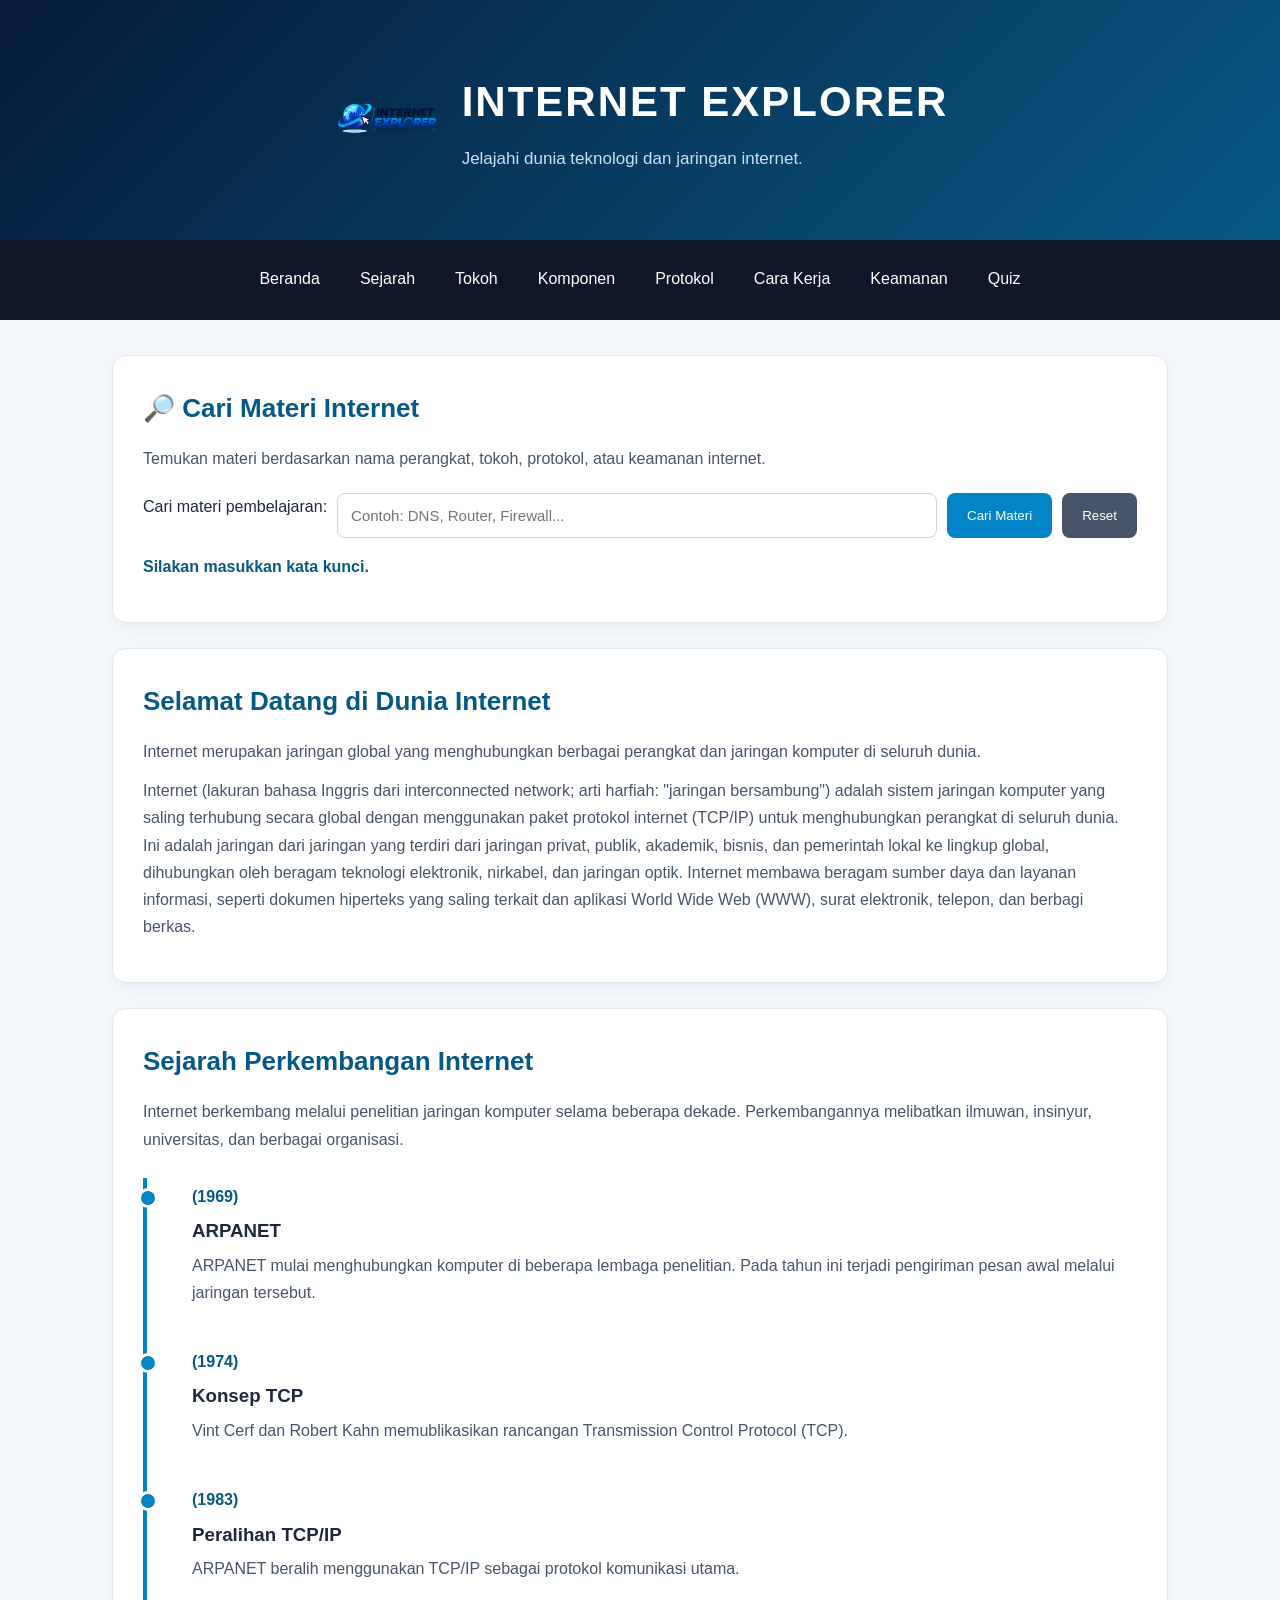
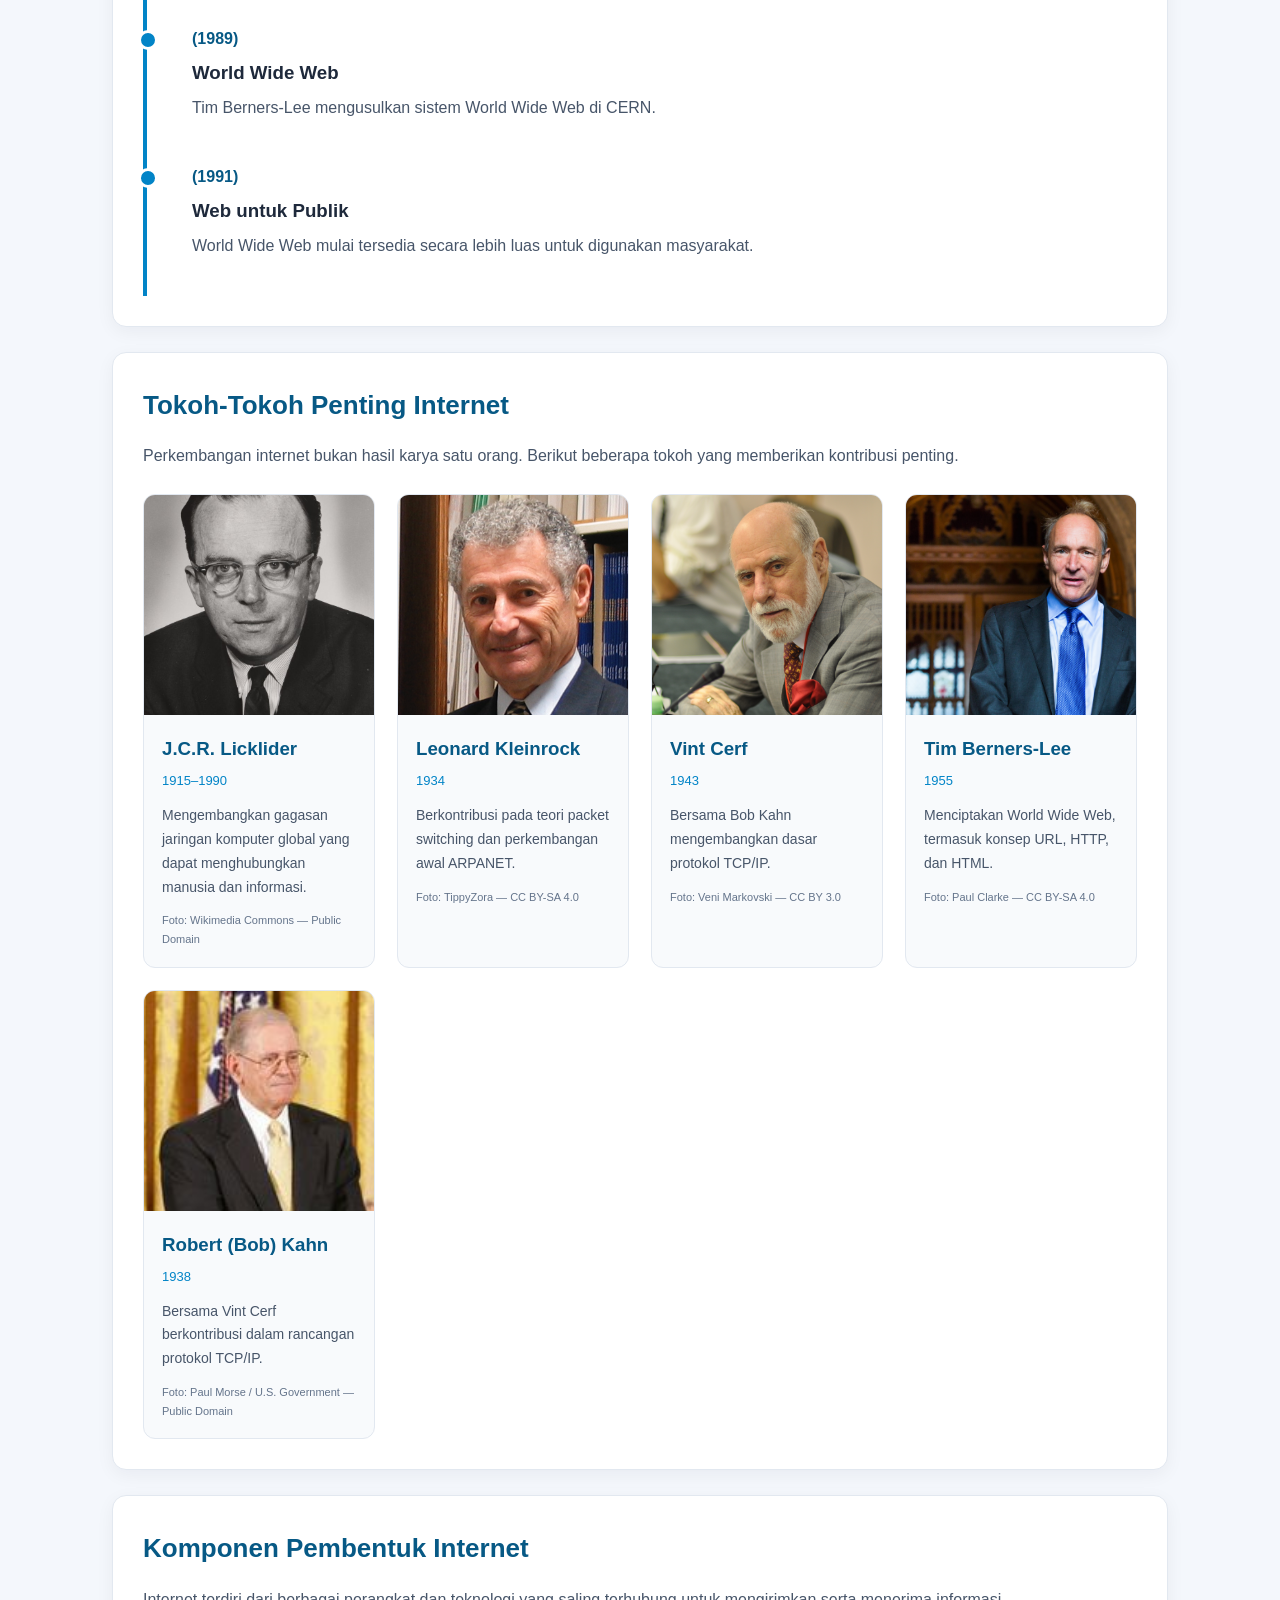
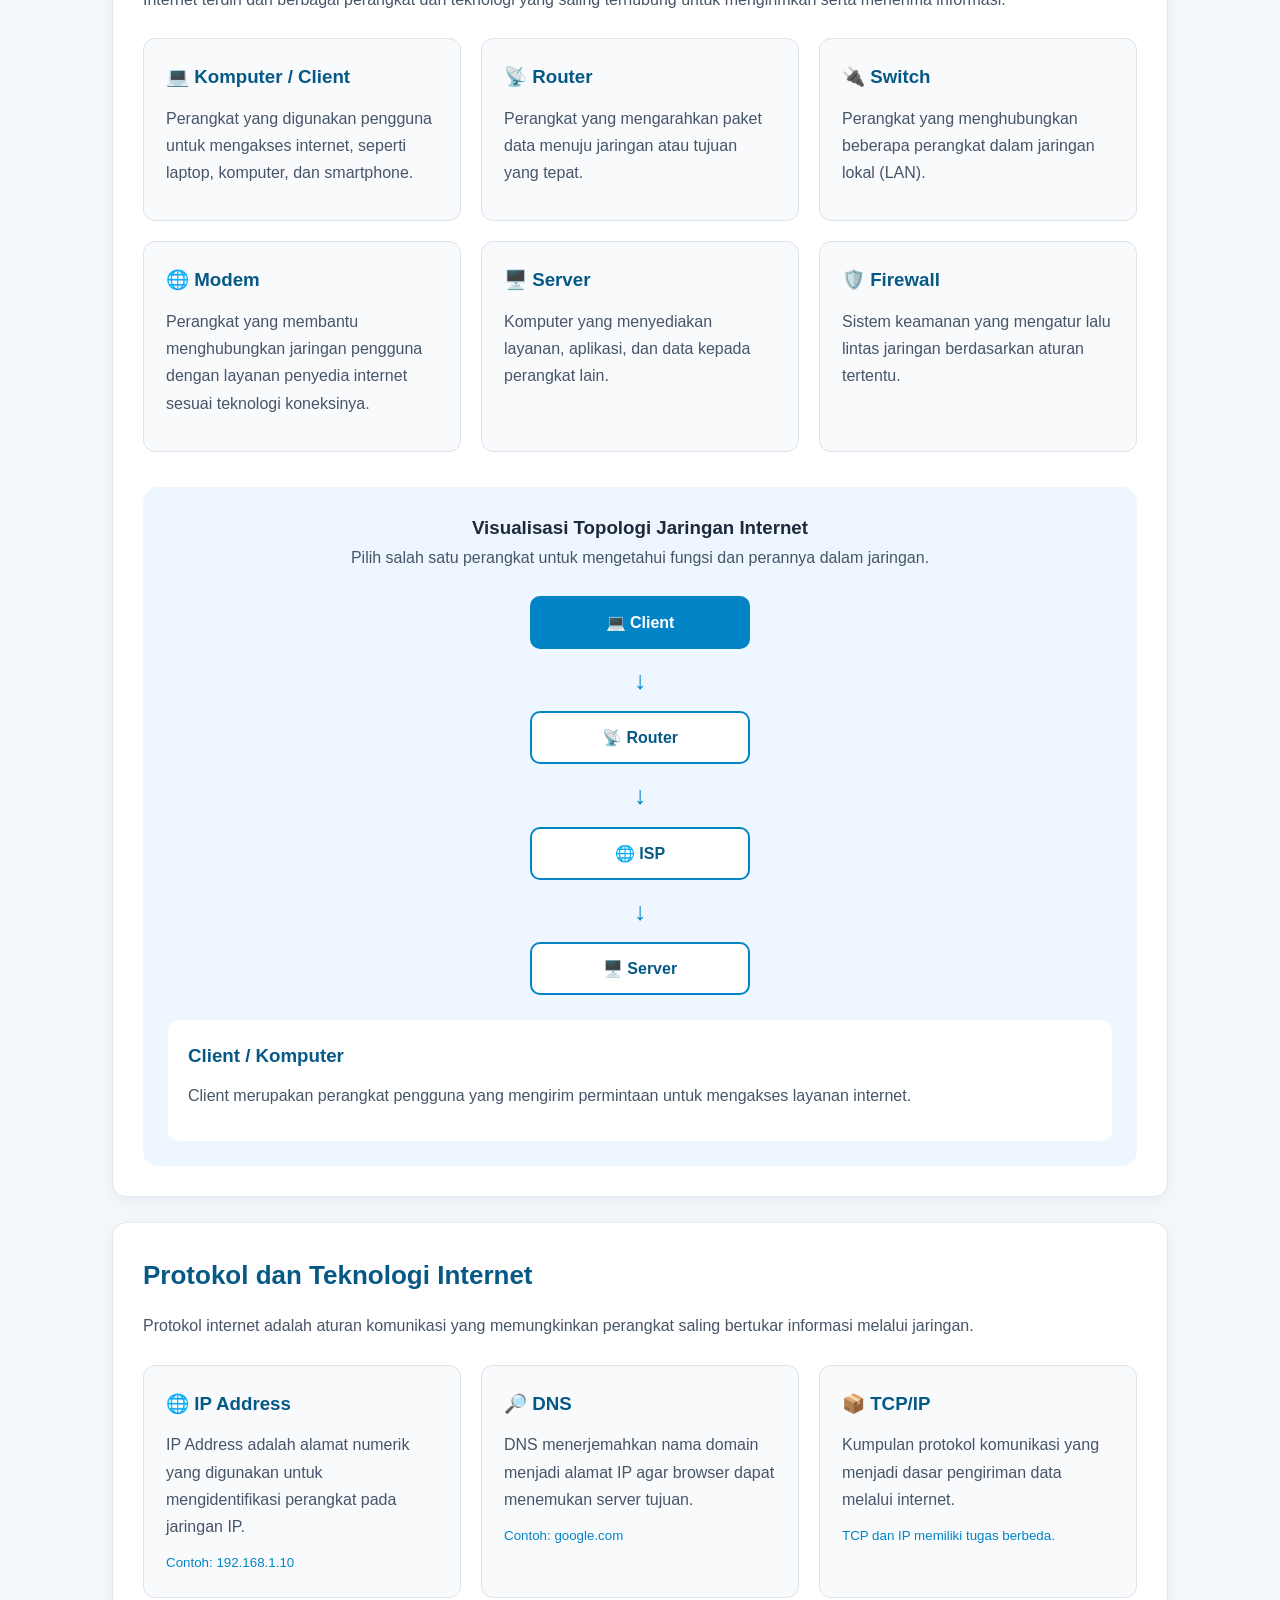
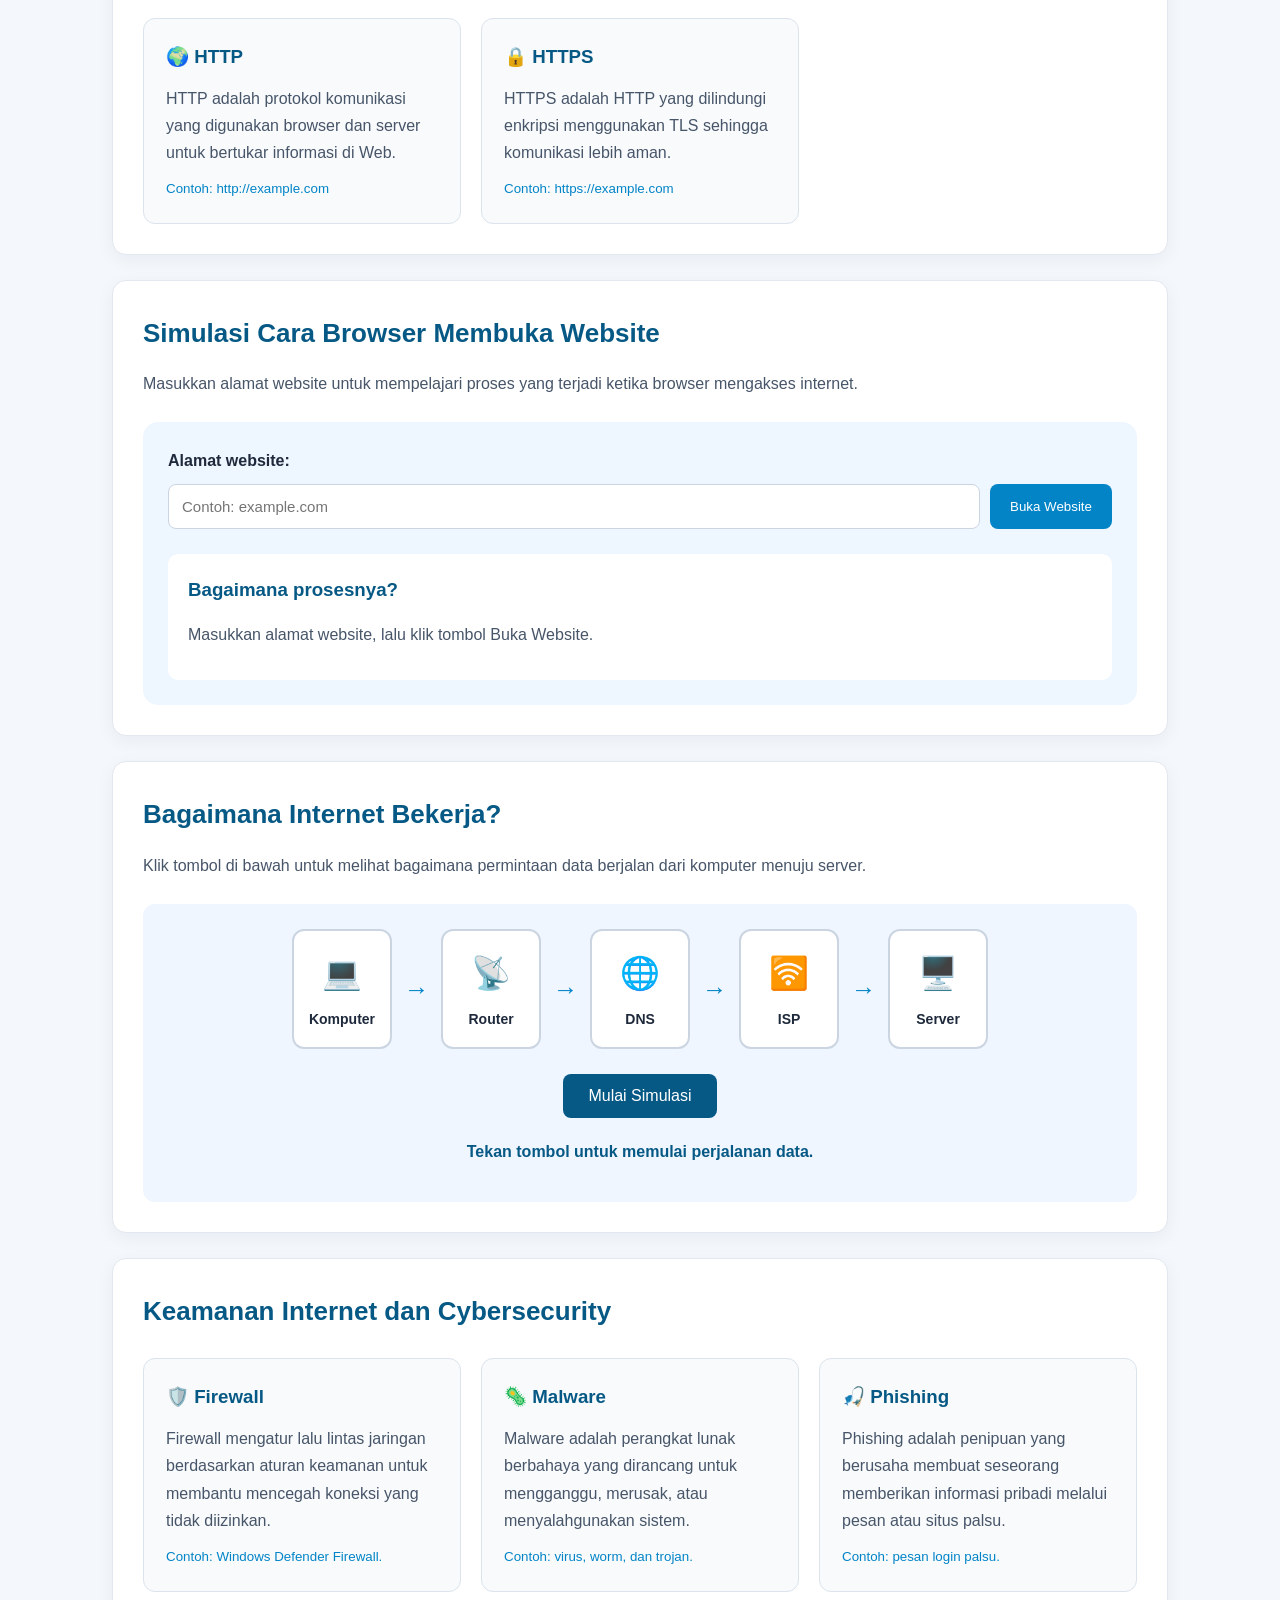
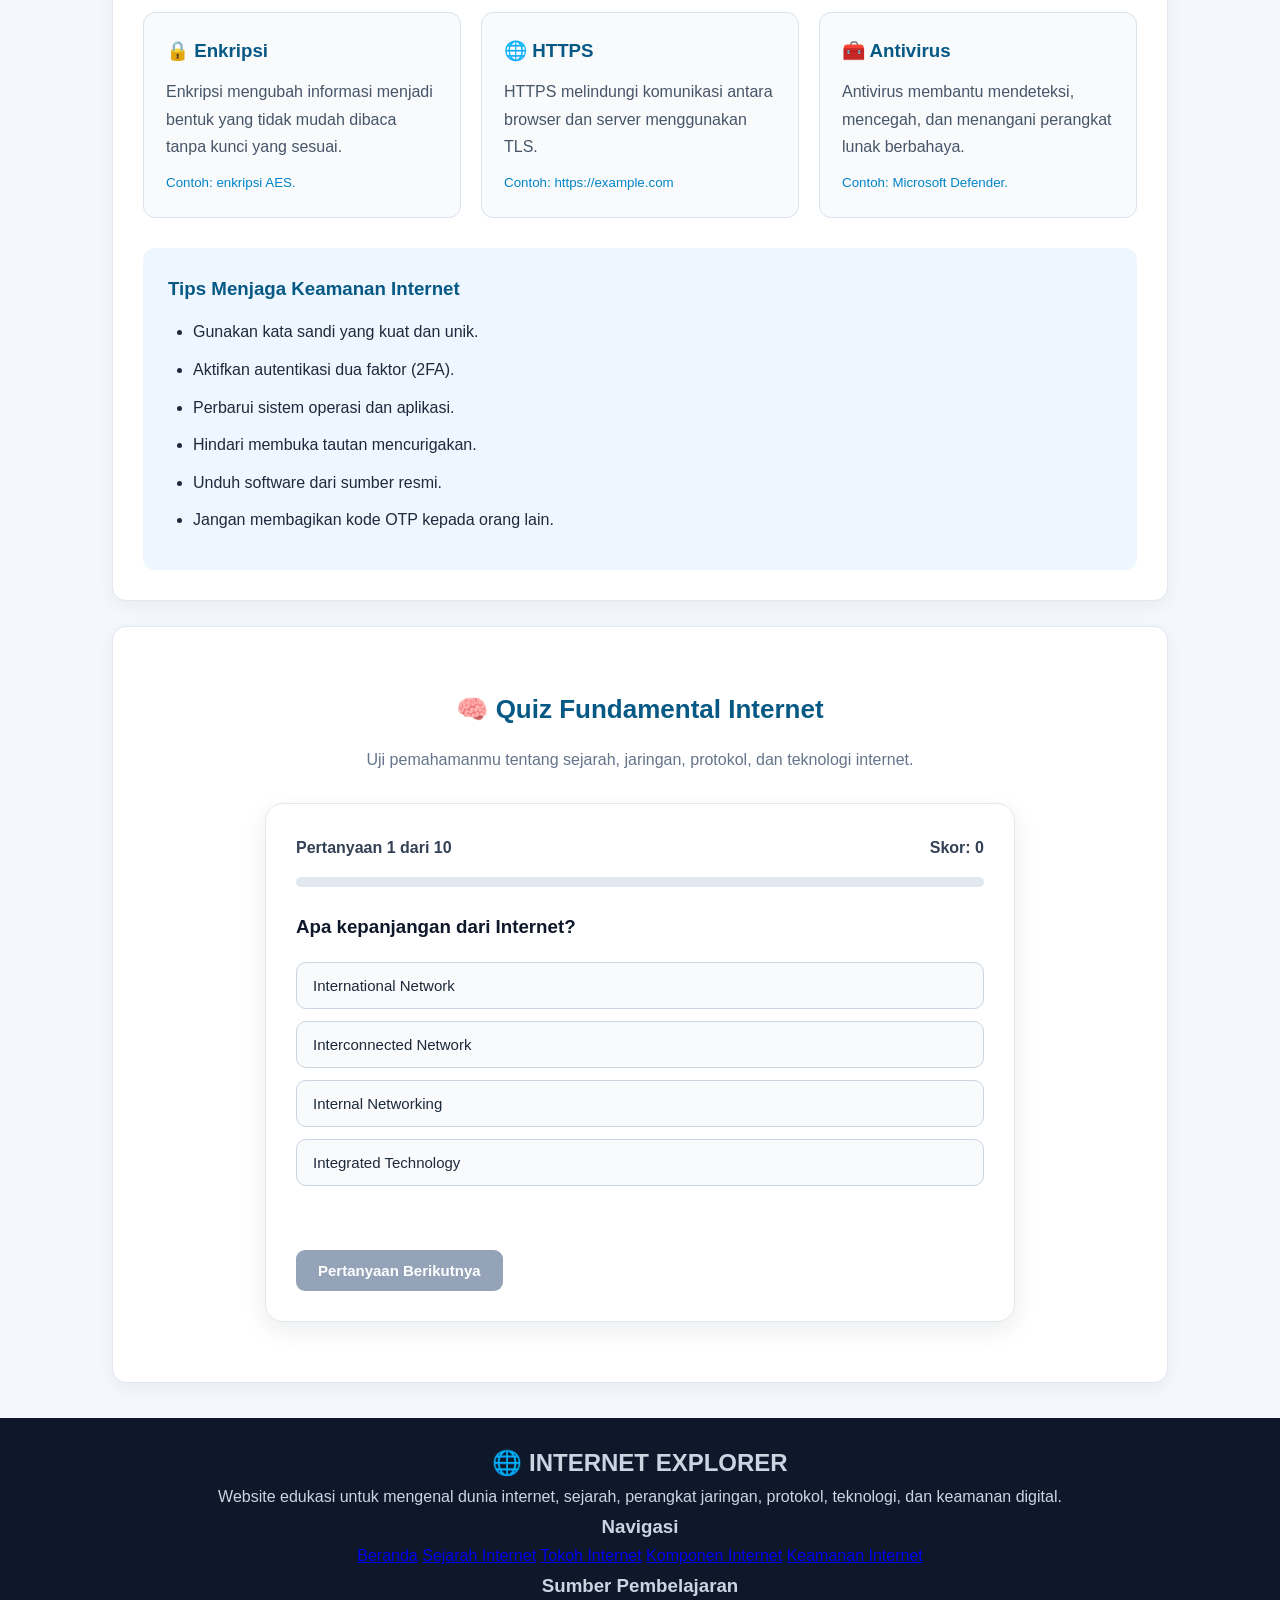
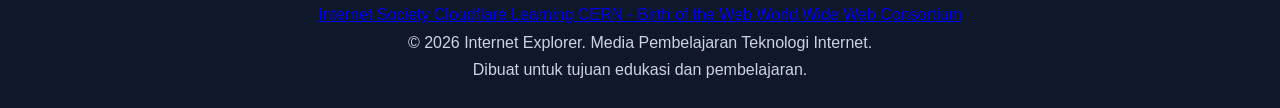
<file: index.html>
<!DOCTYPE html>
<html lang="id">

<head>
    <meta charset="UTF-8">
    <meta name="viewport" content="width=device-width, initial-scale=1.0">

    <!-- Google Search Console -->
    <meta name="google-site-verification"
    content="XWLoJxNkoaQBDhSgtcjkoI0xU3aWRo1C-rMS_1YdP0w">

    <!-- SEO Dasar -->
    <title>Internet Explorer | Belajar Sejarah dan Teknologi Internet</title>

    <meta name="description" content="Jelajahi sejarah internet, tokoh penting, teknologi jaringan, protokol, cara kerja internet, dan keamanan digital melalui pembelajaran interaktif.">

    <meta name="author" content="INTERNET EXPLORER">

    <!-- Open Graph: Tampilan saat link dibagikan -->
    <meta property="og:type" content="website">

    <meta property="og:title" content="INTERNET EXPLORER | Mengenal Dunia Internet">

    <meta property="og:description" content="Jelajahi sejarah internet, tokoh penting, teknologi jaringan, dan cara kerja internet melalui pembelajaran interaktif.">

    <meta property="og:url" content="https://muhammadfuadin385-kelvin.github.io/internet-explorer/">

    <meta property="og:site_name" content="INTERNET EXPLORER">

    <meta name="robots" content="index, follow">

    <link rel="canonical" href="https://muhammadfuadin385-kelvin.github.io/internet-explorer/">

    <!-- Twitter Card -->
    <meta name="twitter:card" content="summary">
    <meta name="twitter:title" content="INTERNET EXPLORER">
    <meta name="twitter:description" content="Belajar sejarah, teknologi, dan cara kerja internet secara interaktif.">

    <!-- Favicon -->
    <link rel="icon" type="image/svg+xml" href="favicon.svg">

    <!-- CSS -->
    <link rel="stylesheet" href="css/style.css">
</head>

<body>

    <!-- HEADER: Bagian atas website -->
    <header>
        <div class="header-brand">
            <img
                 src="images/branding/logo-internet-explorer.png"
                 alt="Logo website INTERNET EXPLORER dengan ilustrasi jaringan internet"
                 class="logo-website"
                 width="100"
                 height="100"
            >     
            <div class="header-text">
                 <h1>INTERNET EXPLORER</h1>
                 <p>Jelajahi dunia teknologi dan jaringan internet.</p>
            </div>
        </div>
    </header>

    <!-- NAVIGASI: Menu website -->
    <nav aria-label="Navigasi utama">
        <a href="#beranda">Beranda</a>
        <a href="#sejarah">Sejarah</a>
        <a href="#tokoh">Tokoh</a>
        <a href="#komponen">Komponen</a>
        <a href="#protokol">Protokol</a>
        <a href="#cara-kerja">Cara Kerja</a>
        <a href="#keamanan">Keamanan</a>
        <a href="#quiz">Quiz</a>
    </nav>

    <!-- KONTEN UTAMA -->
    <main>

        <!-- BERANDA -->
        <section id="pencarian">

            <h2>🔎 Cari Materi Internet</h2>

            <p>
                Temukan materi berdasarkan nama perangkat,
                tokoh, protokol, atau keamanan internet.
            </p>

            <div class="pencarian-box">
                
                <label for="input-pencarian">
                    Cari materi pembelajaran:
                </label>

                <input
                    type="text"
                    id="input-pencarian"
                    placeholder="Contoh: DNS, Router, Firewall..."
                >

                <button id="tombol-pencarian">
                    Cari Materi
                </button>

                <button id="tombol-reset">
                    Reset
                </button>

            </div>

            <p id="hasil-pencarian">
                Silakan masukkan kata kunci.
            </p>

        </section>

        <section id="beranda">
            <h2>Selamat Datang di Dunia Internet</h2>

            <p>
                Internet merupakan jaringan global yang menghubungkan
                berbagai perangkat dan jaringan komputer di seluruh dunia.
            </p>

            <p>
                Internet (lakuran bahasa Inggris dari interconnected network; arti harfiah: "jaringan bersambung") adalah sistem jaringan komputer yang saling terhubung secara global dengan menggunakan paket protokol internet (TCP/IP) untuk menghubungkan perangkat di seluruh dunia. Ini adalah jaringan dari jaringan yang terdiri dari jaringan privat, publik, akademik, bisnis, dan pemerintah lokal ke lingkup global, dihubungkan oleh beragam teknologi elektronik, nirkabel, dan jaringan optik. Internet membawa beragam sumber daya dan layanan informasi, seperti dokumen hiperteks yang saling terkait dan aplikasi World Wide Web (WWW), surat elektronik, telepon, dan berbagi berkas.
            </p>
        </section>

        <!-- SEJARAH -->
        <section id="sejarah">

            <h2>Sejarah Perkembangan Internet</h2>

            <p>
                Internet berkembang melalui penelitian jaringan komputer
                selama beberapa dekade. Perkembangannya melibatkan ilmuwan,
                insinyur, universitas, dan berbagai organisasi.
            </p>

            <div class="timeline">

                <div class="timeline-item">
                    <span class="tahun">(1969)</span>
                    <h3>ARPANET</h3>
                    <p>
                        ARPANET mulai menghubungkan komputer di beberapa
                        lembaga penelitian. Pada tahun ini terjadi pengiriman
                        pesan awal melalui jaringan tersebut.
                    </p>
                </div>

                <div class="timeline-item">
                    <span class="tahun">(1974)</span>
                    <h3>Konsep TCP</h3>
                    <p>
                        Vint Cerf dan Robert Kahn memublikasikan rancangan
                        Transmission Control Protocol (TCP).
                    </p>
                </div>

                <div class="timeline-item">
                    <span class="tahun">(1983)</span>
                    <h3>Peralihan TCP/IP</h3>
                    <p>
                        ARPANET beralih menggunakan TCP/IP sebagai
                        protokol komunikasi utama.
                    </p>
                </div>

                <div class="timeline-item">
                    <span class="tahun">(1989)</span>
                    <h3>World Wide Web</h3>
                    <p>
                        Tim Berners-Lee mengusulkan sistem World Wide Web
                        di CERN.
                    </p>
                </div>

                <div class="timeline-item">
                    <span class="tahun">(1991)</span>
                    <h3>Web untuk Publik</h3>
                    <p>
                        World Wide Web mulai tersedia secara lebih luas
                        untuk digunakan masyarakat.
                    </p>
                </div>

            </div>

        </section>

        <!-- TOKOH -->
        <section id="tokoh">

            <h2>Tokoh-Tokoh Penting Internet</h2>

            <p>
                Perkembangan internet bukan hasil karya satu orang.
                Berikut beberapa tokoh yang memberikan kontribusi penting.
            </p>

            <div class="tokoh-container">

                <!-- TOKOH 1 -->
                <article class="tokoh-card">
                    <img src="images/tokoh/Portrait_of_J._C._R._Licklider.jpg"
                         alt="Foto J.C.R. Licklider"
                         loading="lazy"
                         decoding="async"
                         width="661"
                         height="882"
                    >
                    <div class="tokoh-info">
                        <h3>J.C.R. Licklider</h3>
                        <span>1915–1990</span>
                        <p>
                            Mengembangkan gagasan jaringan komputer
                            global yang dapat menghubungkan manusia
                            dan informasi.
                        </p>
                        <small>
                            Foto: Wikimedia Commons — Public Domain
                        </small>
                    </div>
                </article>

                <!-- TOKOH 2 -->
                <article class="tokoh-card">
                    <img 
                         src="images/tokoh/Kleinrock_headshot.png"
                         alt="Foto Leonard Kleinrock"
                         loading="lazy"
                         decoding="async"
                         width="710"
                         height="700"
                    >
                    <div class="tokoh-info">
                        <h3>Leonard Kleinrock</h3>
                        <span>1934</span>
                        <p>
                            Berkontribusi pada teori packet switching
                            dan perkembangan awal ARPANET.
                        </p>
                        <small>
                            Foto: TippyZora — CC BY-SA 4.0
                        </small>
                    </div>
                </article>

                <!-- TOKOH 3 -->
                <article class="tokoh-card">
                    <img
                         src="images/tokoh/Vint_Cerf_-_2010.jpg"
                         alt="Potret Vint Cerf, salah satu pengembang TCP/IP"
                         loading="lazy"
                         decoding="async"
                         width="2790"
                         height="2791"
                    >
                    <div class="tokoh-info">
                        <h3>Vint Cerf</h3>
                        <span>1943</span>
                        <p>
                            Bersama Bob Kahn mengembangkan
                            dasar protokol TCP/IP.
                        </p>
                        <small>
                            Foto: Veni Markovski — CC BY 3.0
                        </small>
                    </div>
                </article>

                <!-- TOKOH 4 -->
                <article class="tokoh-card">
                    <img src="images/tokoh/Sir_Tim_Berners-Lee.jpg"
                         alt="Foto Tim Berners-Lee"
                         loading="lazy"
                         decoding="async"
                         width="1600"
                         height="1066"
                    >
                    <div class="tokoh-info">
                        <h3>Tim Berners-Lee</h3>
                        <span>1955</span>
                        <p>
                            Menciptakan World Wide Web,
                            termasuk konsep URL, HTTP, dan HTML.
                        </p>
                        <small>
                            Foto: Paul Clarke — CC BY-SA 4.0
                        </small>
                    </div>
                </article>

                <!-- TOKOH 5 -->
                <article class="tokoh-card">
                    <img src="images/tokoh/Robert_E._Kahn.jpg"
                         alt="Foto Robert Bob Kahn">

                    <div class="tokoh-info">
                        <h3>Robert (Bob) Kahn</h3>
                        <span>1938</span>
                        <p>
                            Bersama Vint Cerf berkontribusi
                            dalam rancangan protokol TCP/IP.
                        </p>
                        <small>
                            Foto: Paul Morse / U.S. Government — Public Domain
                        </small>
                    </div>
                </article>

            </div>

        </section>


        <!-- KOMPONEN -->
        <section id="komponen">
            <h2>Komponen Pembentuk Internet</h2>

            <p>
                Internet terdiri dari berbagai perangkat dan
                teknologi yang saling terhubung untuk mengirimkan
                serta menerima informasi.
            </p>

            <div class="komponen-container">

                <article class="komponen-card">
                    <h3>💻 Komputer / Client</h3>
                    <p>
                        Perangkat yang digunakan pengguna untuk
                        mengakses internet, seperti laptop,
                        komputer, dan smartphone.
                    </p>
                </article>

                <article class="komponen-card">
                    <h3>📡 Router</h3>
                    <p>
                        Perangkat yang mengarahkan paket data
                        menuju jaringan atau tujuan yang tepat.
                    </p>
                </article>

                <article class="komponen-card">
                    <h3>🔌 Switch</h3>
                    <p>
                        Perangkat yang menghubungkan beberapa
                        perangkat dalam jaringan lokal (LAN).
                    </p>
                </article>

                <article class="komponen-card">
                    <h3>🌐 Modem</h3>
                    <p>
                        Perangkat yang membantu menghubungkan
                        jaringan pengguna dengan layanan penyedia
                        internet sesuai teknologi koneksinya.
                    </p>
                </article>

                <article class="komponen-card">
                    <h3>🖥️ Server</h3>
                    <p>
                        Komputer yang menyediakan layanan,
                        aplikasi, dan data kepada perangkat lain.
                    </p>
                </article>

                <article class="komponen-card">
                    <h3>🛡️ Firewall</h3>
                    <p>
                        Sistem keamanan yang mengatur lalu lintas
                        jaringan berdasarkan aturan tertentu.
                    </p>
                </article>

            </div>

            <div class="diagram-jaringan">

                <h3>Visualisasi Topologi Jaringan Internet</h3>

                <p>
                    Pilih salah satu perangkat untuk mengetahui
                    fungsi dan perannya dalam jaringan.
                </p>

                <div class="jaringan-alur">

                    <button class="perangkat-jaringan aktif"
                        data-judul="Client / Komputer"
                        data-isi="Client merupakan perangkat pengguna yang mengirim permintaan untuk mengakses layanan internet.">
                        💻 Client
                    </button>

                    <span class="panah">↓</span>

                    <button class="perangkat-jaringan"
                        data-judul="Router"
                        data-isi="Router mengarahkan paket data menuju jaringan atau tujuan yang sesuai.">
                        📡 Router
                    </button>

                    <span class="panah">↓</span>

                    <button class="perangkat-jaringan"
                        data-judul="ISP"
                        data-isi="ISP atau Internet Service Provider adalah perusahaan penyedia layanan akses internet.">
                        🌐 ISP
                    </button>

                    <span class="panah">↓</span>

                    <button class="perangkat-jaringan"
                        data-judul="Server"
                        data-isi="Server menerima permintaan dari client dan menyediakan data atau layanan yang diminta.">
                        🖥️ Server
                    </button>

                </div>

                <div class="informasi-perangkat">
                    <h3 id="judul-perangkat">Client / Komputer</h3>
                    <p id="isi-perangkat">
                        Client merupakan perangkat pengguna yang
                        mengirim permintaan untuk mengakses layanan internet.
                    </p>
                </div>

            </div>

        </section>


        <!-- CARA KERJA -->
        <section id="protokol">

            <h2>Protokol dan Teknologi Internet</h2>

            <p>
                Protokol internet adalah aturan komunikasi
                yang memungkinkan perangkat saling bertukar
                informasi melalui jaringan.
            </p>

            <div class="protokol-container">

                <article class="protokol-card">
                    <h3>🌐 IP Address</h3>
                    <p>
                        IP Address adalah alamat numerik yang
                        digunakan untuk mengidentifikasi
                        perangkat pada jaringan IP.
                    </p>
                    <small>Contoh: 192.168.1.10</small>
                </article>

                <article class="protokol-card">
                    <h3>🔎 DNS</h3>
                    <p>
                        DNS menerjemahkan nama domain menjadi
                        alamat IP agar browser dapat menemukan
                        server tujuan.
                    </p>
                    <small>Contoh: google.com</small>
                </article>

                <article class="protokol-card">
                    <h3>📦 TCP/IP</h3>
                    <p>
                        Kumpulan protokol komunikasi yang
                        menjadi dasar pengiriman data
                        melalui internet.
                    </p>
                    <small>TCP dan IP memiliki tugas berbeda.</small>
                </article>

                <article class="protokol-card">
                    <h3>🌍 HTTP</h3>
                    <p>
                        HTTP adalah protokol komunikasi yang
                        digunakan browser dan server untuk
                        bertukar informasi di Web.
                    </p>
                    <small>Contoh: http://example.com</small>
                </article>

                <article class="protokol-card">
                    <h3>🔒 HTTPS</h3>
                    <p>
                        HTTPS adalah HTTP yang dilindungi
                        enkripsi menggunakan TLS sehingga
                        komunikasi lebih aman.
                    </p>
                    <small>Contoh: https://example.com</small>
                </article>

            </div>

        </section>

        <section id="simulasi-browser">

            <h2>Simulasi Cara Browser Membuka Website</h2>

            <p>
                Masukkan alamat website untuk mempelajari
                proses yang terjadi ketika browser mengakses internet.
            </p>

            <div class="browser-simulasi">

                <label for="alamat-website">Alamat website:</label>

                <div class="input-browser">
                    <input
                        type="text"
                        id="alamat-website"
                        placeholder="Contoh: example.com"
                    >

                    <button id="tombol-buka-website">
                        Buka Website
                    </button>
                </div>

                <div id="hasil-simulasi" class="hasil-simulasi">

                    <h3>Bagaimana prosesnya?</h3>

                    <p>
                        Masukkan alamat website, lalu klik
                        tombol Buka Website.
                    </p>

                </div>

            </div>

        </section>

        <section id="cara-kerja">

            <h2>Bagaimana Internet Bekerja?</h2>

            <p>
                Klik tombol di bawah untuk melihat bagaimana
                permintaan data berjalan dari komputer menuju server.
            </p>

            <div class="simulasi">

                <div class="alur-data">
                    <div class="node" id="node1">
                        <span>💻</span>
                        <h3>Komputer</h3>
                    </div>

                    <div class="panah">→</div>

                    <div class="node" id="node2">
                        <span>📡</span>
                        <h3>Router</h3>
                    </div>

                    <div class="panah">→</div>

                    <div class="node" id="node3">
                        <span>🌐</span>
                        <h3>DNS</h3>
                    </div>

                    <div class="panah">→</div>

                    <div class="node" id="node4">
                        <span>🛜</span>
                        <h3>ISP</h3>
                    </div>

                    <div class="panah">→</div>

                    <div class="node" id="node5">
                        <span>🖥️</span>
                        <h3>Server</h3>
                    </div>

                </div>

                <button id="mulaiSimulasi">
                    Mulai Simulasi
                </button>

                <p id="statusSimulasi">
                    Tekan tombol untuk memulai perjalanan data.
                </p>

            </div>

        </section>


        <!-- KEAMANAN -->
        <section id="keamanan">

            <h2>Keamanan Internet dan Cybersecurity</h2>

            <div class="keamanan-container">

                <article class="keamanan-card">
                    <h3>🛡️ Firewall</h3>
                    <p>
                        Firewall mengatur lalu lintas jaringan
                        berdasarkan aturan keamanan untuk
                        membantu mencegah koneksi yang tidak diizinkan.
                    </p>
                    <small>Contoh: Windows Defender Firewall.</small>
                </article>

                <article class="keamanan-card">
                    <h3>🦠 Malware</h3>
                    <p>
                        Malware adalah perangkat lunak berbahaya
                        yang dirancang untuk mengganggu,
                        merusak, atau menyalahgunakan sistem.
                    </p>
                    <small>Contoh: virus, worm, dan trojan.</small>
                </article>

                <article class="keamanan-card">
                    <h3>🎣 Phishing</h3>
                    <p>
                        Phishing adalah penipuan yang berusaha
                        membuat seseorang memberikan informasi
                        pribadi melalui pesan atau situs palsu.
                    </p>
                    <small>Contoh: pesan login palsu.</small>
                </article>

                <article class="keamanan-card">
                    <h3>🔒 Enkripsi</h3>
                    <p>
                        Enkripsi mengubah informasi menjadi
                        bentuk yang tidak mudah dibaca tanpa
                        kunci yang sesuai.
                    </p>
                    <small>Contoh: enkripsi AES.</small>
                </article>

                <article class="keamanan-card">
                    <h3>🌐 HTTPS</h3>
                    <p>
                        HTTPS melindungi komunikasi antara
                        browser dan server menggunakan TLS.
                    </p>
                    <small>Contoh: https://example.com</small>
                </article>

                <article class="keamanan-card">
                    <h3>🧰 Antivirus</h3>
                    <p>
                        Antivirus membantu mendeteksi,
                        mencegah, dan menangani perangkat lunak
                        berbahaya.
                    </p>
                    <small>Contoh: Microsoft Defender.</small>
                </article>

            </div>

            <div class="tips-keamanan">

                <h3>Tips Menjaga Keamanan Internet</h3>

                <ul>
                    <li>Gunakan kata sandi yang kuat dan unik.</li>
                    <li>Aktifkan autentikasi dua faktor (2FA).</li>
                    <li>Perbarui sistem operasi dan aplikasi.</li>
                    <li>Hindari membuka tautan mencurigakan.</li>
                    <li>Unduh software dari sumber resmi.</li>
                    <li>Jangan membagikan kode OTP kepada orang lain.</li>
                </ul>

            </div>

        </section>

        <!-- QUIZ INTERAKTIF -->
        <section id="quiz" class="quiz-section">

            <h2>🧠 Quiz Fundamental Internet</h2>

            <p class="quiz-deskripsi">
                Uji pemahamanmu tentang sejarah, jaringan,
                protokol, dan teknologi internet.
            </p>

            <div class="quiz-container">

                <div class="quiz-header">
                    <span id="nomor-pertanyaan">
                        Pertanyaan 1 dari 10
                    </span>

                    <span id="skor-sementara">
                        Skor: 0
                    </span>
                </div>

                <div class="quiz-progress">
                    <div id="quiz-progress-bar"></div>
                </div>

                <h3 id="teks-pertanyaan">
                    Pertanyaan akan muncul di sini.
                </h3>

                <div id="pilihan-jawaban"
                    class="pilihan-jawaban">
                </div>

                <p id="feedback-jawaban"
                aria-live="polite">
                </p>

                <button id="tombol-berikutnya"
                        disabled>
                    Pertanyaan Berikutnya
                </button>

                <div id="hasil-quiz" hidden>
                    <h3>Quiz Selesai!</h3>
                    <p id="nilai-akhir"></p>

                    <button id="tombol-ulangi">
                        Ulangi Quiz
                    </button>
                </div>

            </div>

        </section>
        <!-- AKHIR QUIZ INTERAKTIF -->

    </main>

    <!-- FOOTER -->
    <footer class="footer">

    <div class="footer-container">

        <!-- IDENTITAS WEBSITE -->
        <div class="footer-column">
            <h2>🌐 INTERNET EXPLORER</h2>

            <p>
                Website edukasi untuk mengenal dunia internet,
                sejarah, perangkat jaringan, protokol,
                teknologi, dan keamanan digital.
            </p>
        </div>

        <!-- NAVIGASI -->
        <div class="footer-column">
            <h3>Navigasi</h3>

            <a href="#beranda">Beranda</a>
            <a href="#sejarah">Sejarah Internet</a>
            <a href="#tokoh">Tokoh Internet</a>
            <a href="#komponen">Komponen Internet</a>
            <a href="#keamanan">Keamanan Internet</a>
        </div>

        <!-- REFERENSI -->
        <div class="footer-column">
            <h3>Sumber Pembelajaran</h3>

            <a href="https://www.internetsociety.org/"
               target="_blank" rel="noopener noreferrer">
                Internet Society
            </a>

            <a href="https://www.cloudflare.com/learning/"
               target="_blank" rel="noopener noreferrer">
                Cloudflare Learning
            </a>

            <a href="https://home.cern/science/computing/birth-web"
               target="_blank" rel="noopener noreferrer">
                CERN - Birth of the Web
            </a>

            <a href="https://www.w3.org/"
               target="_blank" rel="noopener noreferrer">
                World Wide Web Consortium
            </a>
        </div>

    </div>

    <!-- HAK CIPTA -->
    <div class="footer-bottom">
        <p>
            © 2026 Internet Explorer.
            Media Pembelajaran Teknologi Internet.
        </p>

        <p>
            Dibuat untuk tujuan edukasi dan pembelajaran.
        </p>
    </div>

    </footer>

    
    <button id="tombol-atas" title="Kembali ke atas">
    ↑
    </button>

    <script src="js/script.js"></script>
   
   <!-- Cloudflare Web Analytics -->
    <script
        defer
        src="https://static.cloudflareinsights.com/beacon.min.js"
        data-cf-beacon='{"token":"4eb1e547591d4b048a76a6ba18c133f4"}'>
    </script>
    <!-- End Cloudflare Web Analytics -->

</body>
</html>
</file>
<file: css/style.css>
/* =================================
   1. PENGATURAN DASAR WEBSITE
================================= */

* {
    margin: 0;
    padding: 0;
    box-sizing: border-box;
    scroll-behavior: smooth;
}

body {
    font-family: Arial, Helvetica, sans-serif;
    background-color: #f4f7fc;
    color: #1e293b;
    line-height: 1.7;
}

/* =================================
   2. HEADER WEBSITE
================================= */

header {
    background: linear-gradient(135deg, #071b3a, #075985);
    color: white;
    text-align: center;
    padding: 65px 20px;
}

header h1 {
    font-size: 42px;
    letter-spacing: 2px;
    margin-bottom: 10px;
}

header p {
    font-size: 17px;
    color: #cbdff5;
}

/* =================================
   3. NAVIGASI WEBSITE
================================= */

nav {
    background-color: #0f172a;
    display: flex;
    justify-content: center;
    flex-wrap: wrap;
    gap: 10px;
    padding: 16px;
    position: sticky;
    top: 0;
    z-index: 100;
}

nav a {
    color: white;
    text-decoration: none;
    padding: 9px 15px;
    border-radius: 6px;
    transition: 0.3s;
}

nav a:hover {
    background-color: #0284c7;
}

/* =================================
   4. KONTEN UTAMA
================================= */

main {
    max-width: 1100px;
    margin: 35px auto;
    padding: 0 22px;
}

section {
    background-color: white;
    margin-bottom: 25px;
    padding: 30px;
    border-radius: 14px;
    border: 1px solid #e2e8f0;
    box-shadow: 0 5px 18px rgba(15, 23, 42, 0.05);
    scroll-margin-top: 85px;
}

section h2 {
    color: #075985;
    font-size: 26px;
    margin-bottom: 15px;
}

section p {
    margin-bottom: 12px;
    color: #475569;
}

/* =================================
   5. FOOTER
================================= */

footer {
    background-color: #0f172a;
    color: #cbd5e1;
    text-align: center;
    padding: 25px;
}

/* =================================
   6. RESPONSIVE UNTUK HP
================================= */

@media (max-width: 600px) {

    header {
        padding: 45px 15px;
    }

    header h1 {
        font-size: 29px;
    }

    nav {
        gap: 5px;
    }

    nav a {
        font-size: 13px;
        padding: 8px 10px;
    }

    main {
        padding: 0 12px;
    }

    section {
        padding: 20px;
    }

    section h2 {
        font-size: 22px;
    }
}

/* =================================
   SIMULASI CARA KERJA INTERNET
================================= */

.simulasi {
    margin-top: 25px;
    padding: 25px;
    background-color: #eff6ff;
    border-radius: 12px;
    text-align: center;
}

.alur-data {
    display: flex;
    align-items: center;
    justify-content: center;
    flex-wrap: wrap;
    gap: 12px;
    margin-bottom: 25px;
}

.node {
    background-color: white;
    border: 2px solid #cbd5e1;
    border-radius: 12px;
    padding: 15px;
    min-width: 100px;
    transition: 0.3s;
}

.node span {
    font-size: 32px;
}

.node h3 {
    font-size: 14px;
    margin-top: 8px;
}

.panah {
    color: #0284c7;
    font-size: 24px;
    font-weight: bold;
}

.node.aktif {
    background-color: #dbeafe;
    border-color: #0284c7;
    transform: translateY(-5px);
    box-shadow: 0 5px 15px rgba(2, 132, 199, 0.2);
}

#mulaiSimulasi {
    background-color: #075985;
    color: white;
    border: none;
    padding: 13px 25px;
    border-radius: 8px;
    font-size: 16px;
    cursor: pointer;
    transition: 0.3s;
}

#mulaiSimulasi:hover {
    background-color: #0284c7;
}

#mulaiSimulasi:disabled {
    opacity: 0.6;
    cursor: not-allowed;
}

#statusSimulasi {
    margin-top: 20px;
    font-weight: bold;
    color: #075985;
}

@media (max-width: 600px) {
    .alur-data {
        flex-direction: column;
    }

    .panah {
        transform: rotate(90deg);
    }
}

/* =================================
   TIMELINE SEJARAH INTERNET
================================= */

.timeline {
    margin-top: 25px;
    padding-left: 25px;
    border-left: 4px solid #0284c7;
}

.timeline-item {
    position: relative;
    padding: 5px 0 25px 20px;
}

.timeline-item::before {
    content: "";
    position: absolute;
    left: -34px;
    top: 10px;
    width: 14px;
    height: 14px;
    border-radius: 50%;
    background-color: #0284c7;
    border: 3px solid white;
}

.tahun {
    display: inline-block;
    color: #075985;
    font-weight: bold;
    margin-bottom: 5px;
}

.timeline-item h3 {
    color: #1e293b;
    margin-bottom: 5px;
}

/* =================================
   KARTU PROFIL TOKOH
================================= */

.tokoh-container {
    display: grid;
    grid-template-columns: repeat(
        auto-fit,
        minmax(210px, 1fr)
    );
    gap: 22px;
    margin-top: 25px;
}

.tokoh-card {
    background-color: #f8fafc;
    border: 1px solid #e2e8f0;
    border-radius: 12px;
    overflow: hidden;
    transition: 0.3s;
}

.tokoh-card:hover {
    transform: translateY(-6px);
    box-shadow: 0 10px 25px rgba(15, 23, 42, 0.12);
}

.tokoh-card img {
    width: 100%;
    height: 220px;
    object-fit: cover;
    object-position: center;
    display: block;
}

.tokoh-info {
    padding: 18px;
}

.tokoh-info h3 {
    color: #075985;
    margin-bottom: 5px;
}

.tokoh-info span {
    display: block;
    color: #0284c7;
    font-size: 13px;
    margin-bottom: 12px;
}

.tokoh-info p {
    font-size: 14px;
}

.tokoh-info small {
    display: block;
    color: #64748b;
    font-size: 11px;
    margin-top: 12px;
}

.komponen-container {
    display: grid;
    grid-template-columns: repeat(3, 1fr);
    gap: 20px;
    margin-top: 25px;
}

.komponen-card {
    background: #f8fafc;
    padding: 22px;
    border-radius: 12px;
    border: 1px solid #dbe3ed;
    transition: 0.3s;
}

.komponen-card:hover {
    transform: translateY(-5px);
    box-shadow: 0 8px 20px rgba(0, 0, 0, 0.10);
}

.komponen-card h3 {
    color: #075985;
    margin-bottom: 12px;
}

.komponen-card p {
    line-height: 1.7;
}

@media (max-width: 768px) {
    .komponen-container {
        grid-template-columns: 1fr;
    }
}

/* DIAGRAM JARINGAN */

.komponen-container {
    display: grid;
    grid-template-columns: repeat(3, minmax(0, 1fr));
    gap: 20px;
}

.komponen-card {
    background: #f8fafc;
    padding: 22px;
    border-radius: 12px;
    border: 1px solid #dbe3ed;
}

.diagram-jaringan {
    margin-top: 35px;
    padding: 25px;
    background: #eef6ff;
    border-radius: 15px;
    text-align: center;
}

.jaringan-alur {
    display: flex;
    flex-direction: column;
    align-items: center;
    gap: 10px;
    margin: 25px 0;
}

.perangkat-jaringan {
    width: 220px;
    padding: 15px;
    border: 2px solid #0284c7;
    border-radius: 10px;
    background: white;
    color: #075985;
    font-size: 16px;
    font-weight: bold;
    cursor: pointer;
}

.perangkat-jaringan:hover,
.perangkat-jaringan.aktif {
    background: #0284c7;
    color: white;
}

.panah {
    font-size: 25px;
    color: #0284c7;
}

.informasi-perangkat {
    background: white;
    padding: 20px;
    border-radius: 10px;
    text-align: left;
}

.informasi-perangkat h3 {
    color: #075985;
    margin-bottom: 10px;
}

@media (max-width: 768px) {
    .komponen-container {
        grid-template-columns: 1fr;
    }
}

/* MATERI PROTOKOL INTERNET */

.protokol-container {
    display: grid;
    grid-template-columns: repeat(3, minmax(0, 1fr));
    gap: 20px;
    margin-top: 25px;
}

.protokol-card {
    background: #f8fafc;
    padding: 22px;
    border-radius: 12px;
    border: 1px solid #dbe3ed;
    transition: 0.3s;
}

.protokol-card:hover {
    transform: translateY(-5px);
    box-shadow: 0 8px 20px rgba(0, 0, 0, 0.10);
}

.protokol-card h3 {
    color: #075985;
    margin-bottom: 12px;
}

.protokol-card p {
    line-height: 1.7;
}

.protokol-card small {
    display: block;
    margin-top: 12px;
    color: #0284c7;
}

@media (max-width: 768px) {
    .protokol-container {
        grid-template-columns: 1fr;
    }
}

/* SIMULASI BROWSER */

.browser-simulasi {
    margin-top: 25px;
    padding: 25px;
    background: #eef6ff;
    border-radius: 15px;
}

.browser-simulasi label {
    display: block;
    margin-bottom: 10px;
    font-weight: bold;
}

.input-browser {
    display: flex;
    gap: 10px;
    flex-wrap: wrap;
}

.input-browser input {
    flex: 1;
    min-width: 180px;
    padding: 13px;
    border: 1px solid #cbd5e1;
    border-radius: 8px;
    font-size: 15px;
}

.input-browser button {
    padding: 13px 20px;
    background: #0284c7;
    color: white;
    border: none;
    border-radius: 8px;
    cursor: pointer;
}

.input-browser button:hover {
    background: #0369a1;
}

.hasil-simulasi {
    margin-top: 25px;
    padding: 20px;
    background: white;
    border-radius: 10px;
}

.hasil-simulasi h3 {
    color: #075985;
    margin-bottom: 15px;
}

.hasil-simulasi ol {
    padding-left: 22px;
}

.hasil-simulasi li {
    margin-bottom: 15px;
    line-height: 1.7;
}

.hasil-simulasi li strong {
    color: #075985;
}

@media (max-width: 600px) {
    .input-browser {
        flex-direction: column;
    }

    .input-browser button {
        width: 100%;
    }
}

/* KEAMANAN INTERNET */

.keamanan-container {
    display: grid;
    grid-template-columns: repeat(3, minmax(0, 1fr));
    gap: 20px;
    margin-top: 25px;
}

.keamanan-card {
    padding: 22px;
    background: #f8fafc;
    border: 1px solid #dbe3ed;
    border-radius: 12px;
    transition: 0.3s;
}

.keamanan-card:hover {
    transform: translateY(-5px);
    box-shadow: 0 8px 20px rgba(0, 0, 0, 0.10);
}

.keamanan-card h3 {
    color: #075985;
    margin-bottom: 12px;
}

.keamanan-card p {
    line-height: 1.7;
}

.keamanan-card small {
    display: block;
    margin-top: 12px;
    color: #0284c7;
}

.tips-keamanan {
    margin-top: 30px;
    padding: 25px;
    background: #eef6ff;
    border-radius: 12px;
}

.tips-keamanan h3 {
    color: #075985;
    margin-bottom: 15px;
}

.tips-keamanan ul {
    padding-left: 25px;
}

.tips-keamanan li {
    margin-bottom: 12px;
    line-height: 1.6;
}

@media (max-width: 768px) {
    .keamanan-container {
        grid-template-columns: 1fr;
    }
}

/* FITUR PENCARIAN */

.pencarian-box {
    display: flex;
    gap: 10px;
    flex-wrap: wrap;
    margin-top: 20px;
}

.pencarian-box input {
    flex: 1;
    min-width: 200px;
    padding: 13px;
    border: 1px solid #cbd5e1;
    border-radius: 8px;
    font-size: 15px;
}

.pencarian-box button {
    padding: 13px 20px;
    border: none;
    border-radius: 8px;
    background: #0284c7;
    color: white;
    cursor: pointer;
}

.pencarian-box button:hover {
    background: #0369a1;
}

#tombol-reset {
    background: #475569;
}

#hasil-pencarian {
    margin-top: 15px;
    color: #075985;
    font-weight: bold;
}

@media (max-width: 600px) {
    .pencarian-box {
        flex-direction: column;
    }

    .pencarian-box button {
        width: 100%;
    }
}

/* NAVIGASI AKTIF */

nav a {
    transition: 0.3s;
    border-bottom: 3px solid transparent;
}

nav a:hover {
    color: #38bdf8;
}

nav a.aktif {
    color: #38bdf8;
    border-bottom: 3px solid #38bdf8;
}

/* TOMBOL KEMBALI KE ATAS */

#tombol-atas {
    display: none;
    position: fixed;
    right: 25px;
    bottom: 25px;
    width: 48px;
    height: 48px;
    border: none;
    border-radius: 50%;
    background: #0284c7;
    color: white;
    font-size: 25px;
    cursor: pointer;
    z-index: 999;
    box-shadow: 0 4px 12px rgba(0, 0, 0, 0.2);
}

#tombol-atas:hover {
    background: #0369a1;
}

/* =================================
   RESPONSIVE WEBSITE
   ================================= */

/* TABLET */
@media (max-width: 1024px) {

    .komponen-container,
    .protokol-container,
    .keamanan-container {
        grid-template-columns: repeat(2, minmax(0, 1fr));
    }

    main {
        padding: 20px;
    }

}

/* SMARTPHONE */
@media (max-width: 600px) {

    /* Header */
    header {
        padding: 35px 15px;
    }

    header h1 {
        font-size: 28px;
    }

    header p {
        font-size: 14px;
    }

    /* Navigasi */
    nav {
        display: flex;
        overflow-x: auto;
        white-space: nowrap;
        justify-content: flex-start;
        gap: 5px;
        padding: 10px;
    }

    nav a {
        flex-shrink: 0;
        padding: 10px 12px;
        font-size: 13px;
    }

    /* Konten utama */
    main {
        padding: 12px;
    }

    section {
        padding: 18px;
        margin-bottom: 18px;
    }

    section h2 {
        font-size: 21px;
    }

    section p {
        font-size: 14px;
    }

    /* Kartu materi */
    .tokoh-container,
    .komponen-container,
    .protokol-container,
    .keamanan-container {
        grid-template-columns: 1fr;
    }

    .tokoh-card,
    .komponen-card,
    .protokol-card,
    .keamanan-card {
        width: 100%;
    }

    /* Diagram jaringan */
    .perangkat-jaringan {
        width: 100%;
        max-width: 220px;
    }

    .diagram-jaringan {
        padding: 15px;
    }

    /* Pencarian */
    .pencarian-box {
        flex-direction: column;
    }

    .pencarian-box input,
    .pencarian-box button {
        width: 100%;
    }

    /* Simulasi browser */
    .input-browser {
        flex-direction: column;
    }

    .input-browser input,
    .input-browser button {
        width: 100%;
    }

    /* Tombol kembali ke atas */
    #tombol-atas {
        right: 15px;
        bottom: 15px;
    }

}
/* IDENTITAS BRAND WEBSITE */
.header-brand {
    display: flex;
    align-items: center;
    justify-content: center;
    gap: 20px;
    max-width: 900px;
    margin: 0 auto;
}

.logo-website {
    width: 110px;
    height: 110px;
    object-fit: contain;
    border-radius: 12px;
}

.header-text {
    text-align: left;
}

.header-text h1 {
    margin-bottom: 8px;
}

.header-text p {
    margin-top: 0;
}

/* Tampilan HP */
@media (max-width: 600px) {
    .header-brand {
        flex-direction: column;
        gap: 10px;
        text-align: center;
    }

    .logo-website {
        width: 85px;
        height: 85px;
    }

    .header-text {
        text-align: center;
    }
}

/* =================================
   QUIZ INTERAKTIF
================================= */

.quiz-section {
    padding: 60px 20px;
    text-align: center;
}

.quiz-deskripsi {
    max-width: 650px;
    margin: 10px auto 30px;
    line-height: 1.7;
    color: #64748b;
}

.quiz-container {
    max-width: 750px;
    margin: 0 auto;
    padding: 30px;
    background: #ffffff;
    border: 1px solid #e2e8f0;
    border-radius: 18px;
    box-shadow: 0 8px 25px rgba(15, 23, 42, 0.08);
    text-align: left;
}

.quiz-header {
    display: flex;
    justify-content: space-between;
    gap: 15px;
    margin-bottom: 15px;
    font-weight: bold;
    color: #334155;
}

.quiz-progress {
    width: 100%;
    height: 10px;
    margin-bottom: 25px;
    overflow: hidden;
    background: #e2e8f0;
    border-radius: 20px;
}

#quiz-progress-bar {
    width: 0%;
    height: 100%;
    background: #2563eb;
    border-radius: 20px;
    transition: width 0.3s ease;
}

#teks-pertanyaan {
    margin-bottom: 20px;
    color: #0f172a;
    line-height: 1.6;
}

.pilihan-jawaban {
    display: grid;
    gap: 12px;
}

.pilihan-jawaban button {
    width: 100%;
    padding: 14px 16px;
    border: 1px solid #cbd5e1;
    border-radius: 10px;
    background: #f8fafc;
    color: #1e293b;
    text-align: left;
    font-size: 15px;
    cursor: pointer;
    transition: 0.2s ease;
}

.pilihan-jawaban button:hover:not(:disabled) {
    border-color: #2563eb;
    background: #eff6ff;
}

.pilihan-jawaban button:disabled {
    cursor: default;
}

.pilihan-jawaban button.benar {
    border-color: #16a34a;
    background: #dcfce7;
    color: #166534;
}

.pilihan-jawaban button.salah {
    border-color: #dc2626;
    background: #fee2e2;
    color: #991b1b;
}

#feedback-jawaban {
    min-height: 28px;
    margin: 18px 0;
    line-height: 1.6;
    font-weight: 600;
}

#tombol-berikutnya,
#tombol-ulangi {
    padding: 12px 22px;
    border: none;
    border-radius: 9px;
    background: #2563eb;
    color: #ffffff;
    font-size: 15px;
    font-weight: bold;
    cursor: pointer;
    transition: 0.2s ease;
}

#tombol-berikutnya:hover:not(:disabled),
#tombol-ulangi:hover {
    background: #1d4ed8;
}

#tombol-berikutnya:disabled {
    background: #94a3b8;
    cursor: not-allowed;
}

#hasil-quiz {
    margin-top: 25px;
    padding: 20px;
    border-radius: 12px;
    background: #eff6ff;
    text-align: center;
}

#hasil-quiz[hidden] {
    display: none;
}

/* Aksesibilitas keyboard */
.quiz-container button:focus-visible {
    outline: 3px solid #f59e0b;
    outline-offset: 3px;
}

/* Tampilan HP */
@media (max-width: 600px) {
    .quiz-section {
        padding: 40px 12px;
    }

    .quiz-container {
        padding: 20px 15px;
    }

    .quiz-header {
        font-size: 13px;
    }

    .pilihan-jawaban button {
        font-size: 14px;
    }
}
</file>
